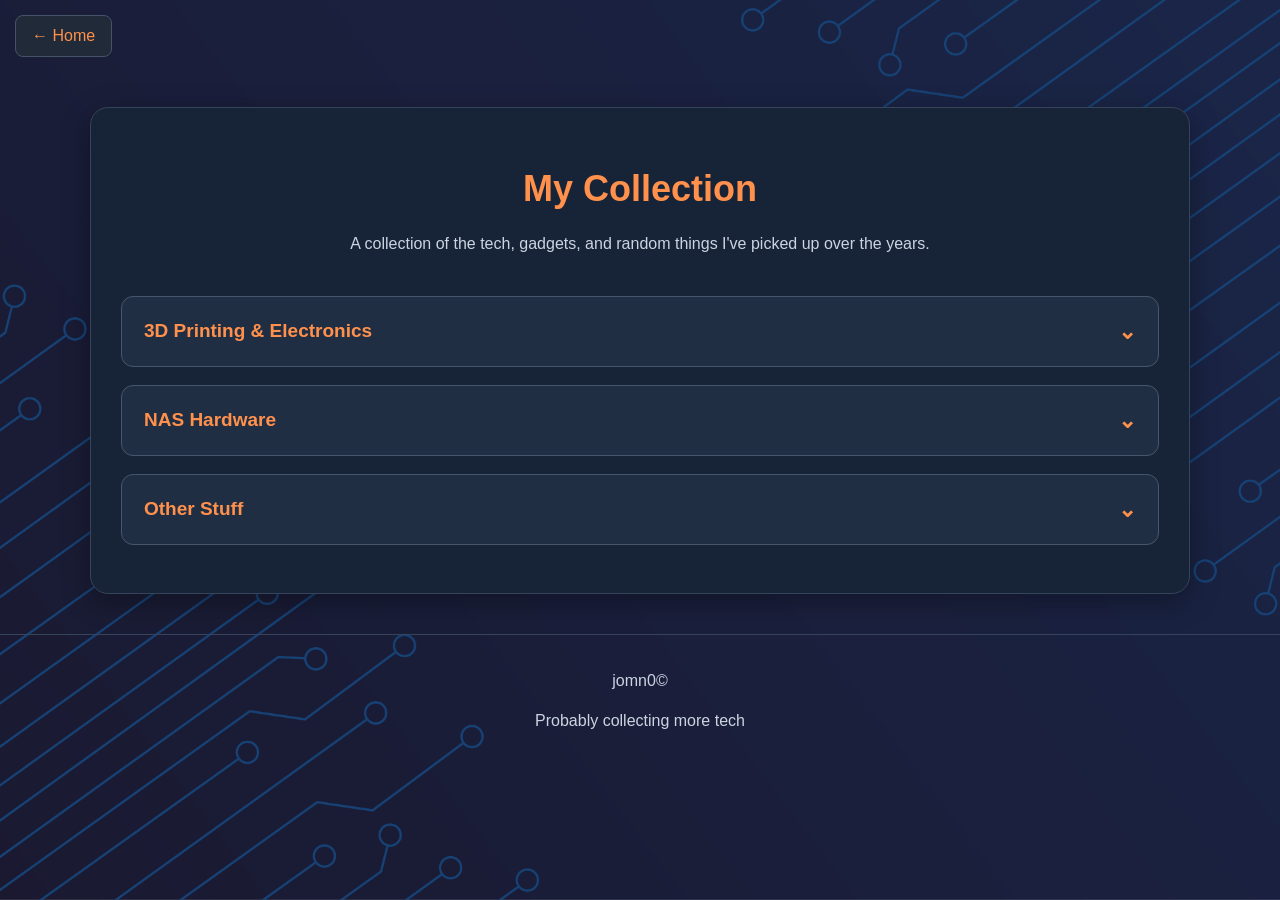
<file: collection.html>
<!DOCTYPE html>
<html lang="en">
<head>
    <meta charset="UTF-8">
    <meta name="viewport" content="width=device-width, initial-scale=1.0">
    <title>My Collection | Jomn</title>
    <link rel="stylesheet" href="css/style.css">
    <meta name="viewport" content="width=device-width, initial-scale=1.0">
</head>

<body>

    <nav>
        <a href="index.html" class="home-button">← Home</a>
    </nav>

    <main class="collection-page">

        <h1>My Collection</h1>
        <p>A collection of the tech, gadgets, and random things I've picked up over the years.</p>


        <!-- 3D PRINTING & ELECTRONICS -->
        <details>
            <summary>3D Printing & Electronics</summary>

            <ul>
                <li>
                    <a href="https://us.store.bambulab.com/products/p1s" target="_blank">Bambu Lab P1S</a>
                    is my current printer. Got it back in March for 620 bucks at Micro Center. Not my favorite purchase, but it's fun to mess around with it. Before this, I had the...
                </li>

                <li>
                    <a href="https://www.creality.com/products/creality-ender-3-v3-se" target="_blank">Creality Ender 3 V3 SE</a>
                    My first printer. I love it with my whole heart, and I still miss it. I want a bedslinger to mess around with lol.
                </li>
            </ul>
        </details>


        <details>
            <summary>NAS Hardware</summary>

            <ul>
                <li>
                    <a href="https://motherboarddb.com/motherboards/1649/X99-E/" target="_blank">ASUS X99-E Motherboard</a>
                    My old computer is NOW MY NAS! As I mentioned on the desk page, I'll just link all the hardware here.
                </li>

                <li>
                    <a href="https://www.intel.com/content/www/us/en/products/sku/94189/intel-core-i76800k-processor-15m-cache-up-to-3-60-ghz/specifications.html" target="_blank">Intel Core i7-6800K CPU</a>
                    The processor from my old gaming PC.
                </li>

                <li>
                    <a href="https://en.wikipedia.org/wiki/Random-access_memory" target="_blank">RAM</a>
                    Just some random RAM. I honestly don't remember exactly what I have in it, so here's the RAM Wikipedia page.
                </li>

                <li>
                    <a href="https://www.corsair.com/us/en/p/psu/cp-9020279-na/cx-series-cx750-750-watt-80-plus-bronze-atx-power-supply-cp-9020279-na" target="_blank">Corsair CX750 Power Supply</a>
                    I believe this is the PSU. It's faulty and crashes when my R9 290 gets too much usage, but it works fine in my NAS.
                </li>

                <li>
                    <a href="https://en.wikipedia.org/wiki/Hard_disk_drive" target="_blank">Hard Drive (HDD)</a>
                    Just a drive I salvaged from some old computer.
                </li>
            </ul>
        </details>


        <!-- OTHER STUFF -->
        <details>
            <summary>Other Stuff</summary>

            <ul>
                <li>
                    <a href="https://www.microcenter.com/product/679670/130-in-1-precision-screwdriver-set" target="_blank">Screwdriver kit 1</a>
                    This is one of my screwdriver sets. Got it for Christmas and it's amazing.
                </li>

                <li>
                    <a href="https://www.microcenter.com/product/684454/68-in-1-electric-screwdriver-set" target="_blank">Screwdriver kit 2</a>
                    My go-to everyday. Electric and very easy to use. Not too powerful, but it's great for my application.
                </li>

                <li>
                    <a href="https://nyxigame.com/products/nyxi-master-p1-wireless-pc-controller" target="_blank">Nyxi Master P1</a>
                    is my controller I use for anything. Be aware because it doesn't cost 120 bucks, it's only 60 bucks or so.
                </li>

                <li>
                    <a href="https://www.jlab.com/products/jbuds-lux-anc-headphones-graphite" target="_blank">JLab JBuds Lux ANC</a>
                    are my day-to-day headphones. Great for listening.
                </li>

                <li>
                    <a href="https://electronics.sony.com/audio/headphones/headband/p/whch720n-b" target="_blank">Sony WH-CH720N</a>
                    headphones are my next daily drivers (pun intended) after my JLabs break in a few months. I still have them sitting around lol.
                </li>

                <li>
                    <a href="https://en.wikipedia.org/wiki/Soldering" target="_blank">Soldering Kit</a>
                    Sadly, I can't find an exact link for my soldering kit. It's from Plusivo and extremely cheap, but it still works amazing for me.
                </li>

                <li>
                    <a href="https://www.amazon.com/dp/B01DRWCOGA?plpRedirect=mhFallback&ref=clp_hp_h_pc" target="_blank">Elgato HD60 S</a>
                    is my capture card that I got for free and haven't actually turned on (as of 11/5/2026). Hopefully it works!
                </li>

                <li>
                    <a href="https://en.wikipedia.org/wiki/Xbox_One" target="_blank">Xbox One</a>
                    is my best deal yet. 15 bucks for it, plus 4 controllers. I got 3 controllers out of it and fixed up one of my older controllers. Most of them are just donor controllers now that I have the Nyxi Master P1.
                </li>

                <li>
                    <a href="https://www.samsung.com/ca/business/smartphones/galaxy-s22/" target="_blank">Galaxy S22</a>
                    is my phone I use for the normal day-to-day. Great phone! Bad battery life. Need to upgrade soon.
                </li>
            </ul>
        </details>

    </main>

    <footer>
        <p>jomn0©</p>
        <p>Probably collecting more tech</p>
    </footer>

</body>
</html>
</file>
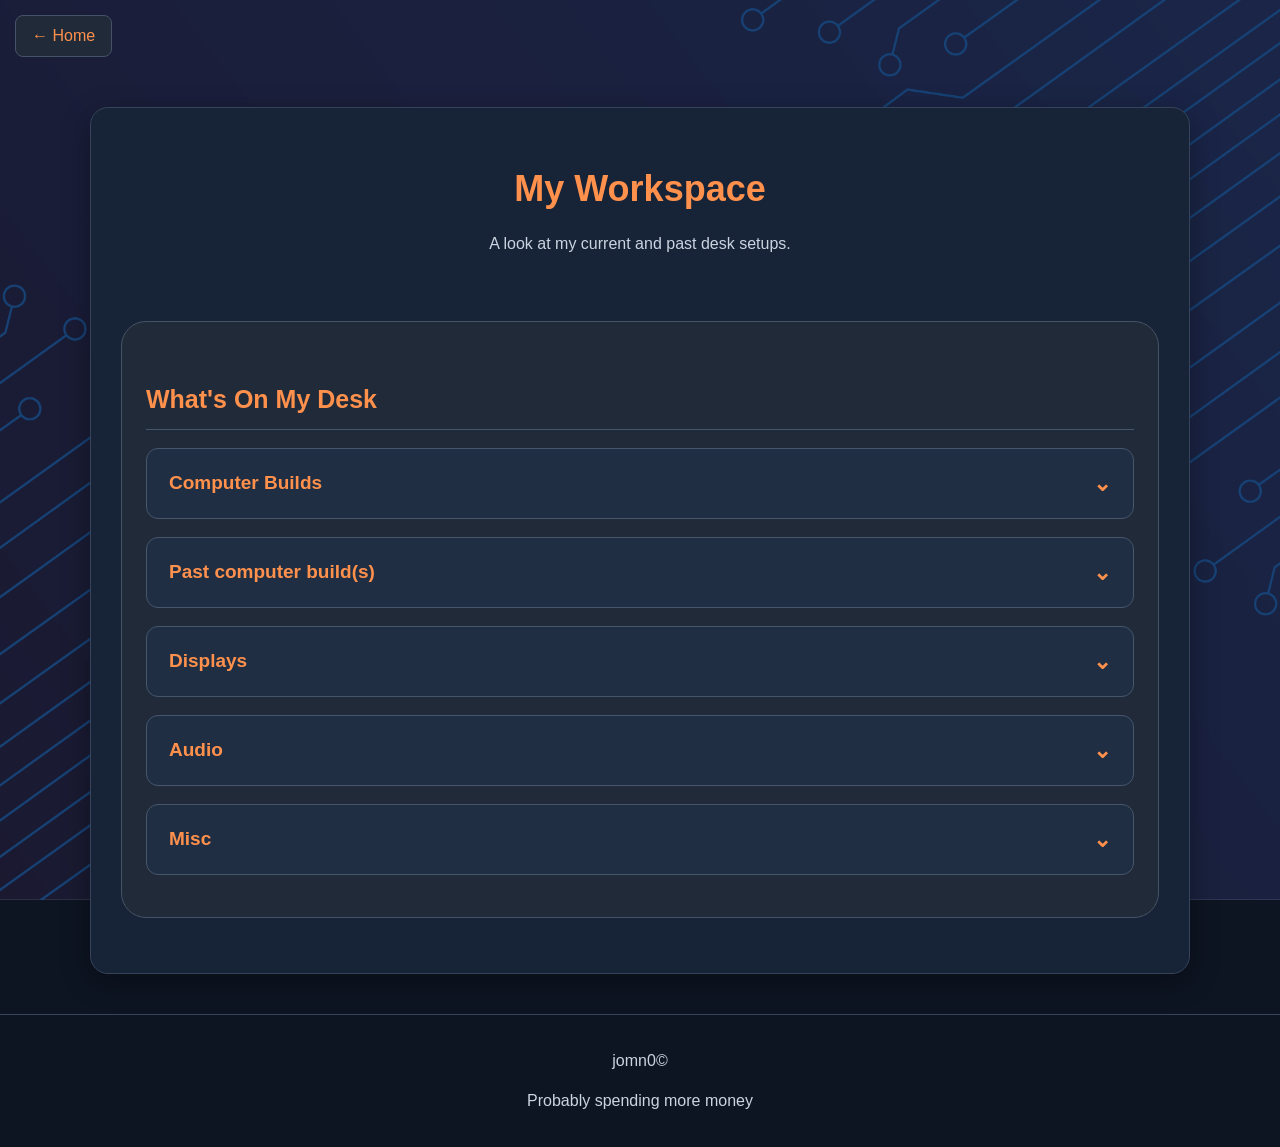
<file: desk.html>
<!DOCTYPE html>
<html lang="en">
<head>
    <meta charset="UTF-8">
    <meta name="viewport" content="width=device-width, initial-scale=1.0">
    <title>My Desk | Jomn</title>
    <link rel="stylesheet" href="css/style.css">
    <meta name="viewport" content="width=device-width, initial-scale=1.0">
</head>

<nav>
    <a href="index.html" class="home-button">← Home</a>
</nav>
<main class="desk-page">
    <h1>My Workspace</h1>
    <p>A look at my current and past desk setups.</p>

    <div class="desk-layout">

       <!-- Right side: Equipment links -->
        <section class="desk-gear">
            <h2>What's On My Desk</h2>
<details>
         <summary>Computer Builds</summary>
<h4>For some links, I can't find the Amazon link because it's older. So I put in a link to the CPU benchmark test instead.</h4>

<ul>
    <li><a href="https://www.amazon.com/dp/B07VDC5FDJ?plpRedirect=mhFallback&ref=clp_hp_h_pc" target="_blank">Current GPU is a 2070 Super</a></li>

    <li><a href="https://www.techpowerup.com/gpu-specs/geforce-gtx-1060-6-gb.c2862" target="_blank">I USED to have a 1060. I can't find the link. Will update when found.</a></li>

    <li><a href="https://a.co/d/0hHIVkdn" target="_blank">I have a Ryzen 5 5500 CPU</a></li>

    <li><a href="https://www.cpubenchmark.net/cpu.php?cpu=Intel+Core+i7-6800K+%40+3.40GHz&id=2785" target="_blank">I USED to have an i7-6800K which is in my NAS.</a></li>

    <li><a href="#" target="_blank">Motherboard</a></li>
</ul>

</details>

<details>
            <summary> Past computer build(s)</summary>
            <h4> here are some builds i have done in the past that need to be mentioned. Sadly no pictures cuz i suck at HTML</h4>
            <ul> 
                <li><a href="#">Prebuild</a></li>
                <p>
                    So this was an old HP prebuilt office PC that originally started out with windows 8.1!!!! Once my dad upgraded the family PC to a 4060 and some random CPU, i decided to make the prebuilt my own
                    little setup. That grew into more memories for me. Which i love. Its currently unused but it still has everything in it. Except for the HDD that decided to kill itself....
                </p>
                <li><a href="#">First real build</a></li>
                <p>
                    This was my first REAL build. That had an <a href="https://www.cpubenchmark.net/cpu.php?cpu=Intel+Core+i7-6800K+%40+3.40GHz&id=2785" target="blank">I7 6800K</a> and an
                     <a href="https://www.amazon.com/dp/B01FM8HRXM?plpRedirect=mhFallback&ref=clp_hp_h_pc" target="blank">Asus X99E</a> with 16 gigs of RAM. It started out with an R9-290 but i think it messed up my powersupply. When i got a new power supply,
                    i upgraded to a <a href="https://www.techpowerup.com/gpu-specs/geforce-gtx-1060-6-gb.c2862" target="blank">Geforce GTX 1060</a> in january 2026. Best purchase imo. The 1060 served me well.. \

                <li><a href="#">Current Build</a></li>

                <p>
                    My current build has a 2070 SUPER FE from marketplace that i got for 170 bucks. I have a B550M VC motherboard with a Ryzen 5 5500 CPU with a glorius amount of 32 gigs of RAM. 
                    The case is the Corsair Obsidian Series 650D that i got off marketplace for 20 bucks PLUS 2 DVD drives which are worth probably 15 each tbh. 
                </p> 
            
            </ul>
        </details>

        <details>
            <summary>Displays</summary>
            <ul>
                <li><a href="https://www.msi.com/Monitor/G273CQ">Main Monitor</a> is this curved monitor i got from marketplace for 150 i believe. It came with a free monitor arm tho!</li>
                <li><a href="https://www.asus.com/us/displays-desktops/monitors/tuf-gaming/tuf-gaming-vg259q5a/">This is my second monitor.</a>I got it from microcenter to upgrade from my old TV i had for my main a long time ago. </li>
                <li><a href="https://a.co/d/06l8TsjM">Vertical Monitor</a> its just a normal office monitor i got for 20 bucks at a garage sale. It came with a sick powered HP USB hub. Both go for like 120 each used. Pretty cool</li>
            </ul>
        </details>


        <details>

        <summary>Audio</summary>
            <ul>
               <li>
    Sadly, my headphones change. Currently I'm using an
    <a href="https://www.audio-technica.com.hk/?lang=eng&op=productdetails&pid=924" target="_blank">ATH-M20x</a>,
    BUT sometimes I use a
    <a href="https://www.razer.com/gaming-headsets/razer-blackshark-v2" target="_blank">Razer BlackShark V2</a>.
</li>
                <li><a href="https://www.logitechg.com/en-us/shop/p/yeti-premium-usb-microphone.988-000100">Blue Yeti</a> is my main mic. I got it for 15 on marketplace from a lady who used it everyday 
                and probably chainsmoked on it 24/7.... I am looking to get an XLR mic because i have a.....</li>
                <li><a href="https://www.amazon.com/dp/B01E6T56CM?plpRedirect=mhFallback&ref=clp_hp_h_pc">Scarlett solo gen 2</a> Everything works perfectly fine.. I say that because i got it for 8 bucks at a garage sale.
                Just needs a clean up. Currently i also have a 3.5mm to 1/4" adapter for my two headphones.</li>
            </ul>
    </details>

<details>
            <summary>Misc</summary>
            <ul>
                <li><a href="https://womierkeyboard.com/products/womier-m99-via-support-wireless-keyboard">Womier M99</a> is my keyboard i use for my day to day life. Very thoccy</li>
                <li><a href="https://www.gloriousgaming.com/products/model-o-eternal?variant=45130446274735">Glorious Model O</a> is my main mouse. I used to use an office mouse and keyboard. This is def better..</li>
                <li><a href="https://nyxigame.com/products/nyxi-master-p1-wireless-pc-controller">Nyxi Master P1</a> is my controller i use for anything. Be aware because it doesnt cost 120 bucks and its only 60 bucks or so...</li>
            </ul>

        </section>
</details>
    </div>
</main>


    <footer>
        <p>jomn0©</p>
        <p>Probably spending more money</p>
    </footer>

</body>
</html>
</file>
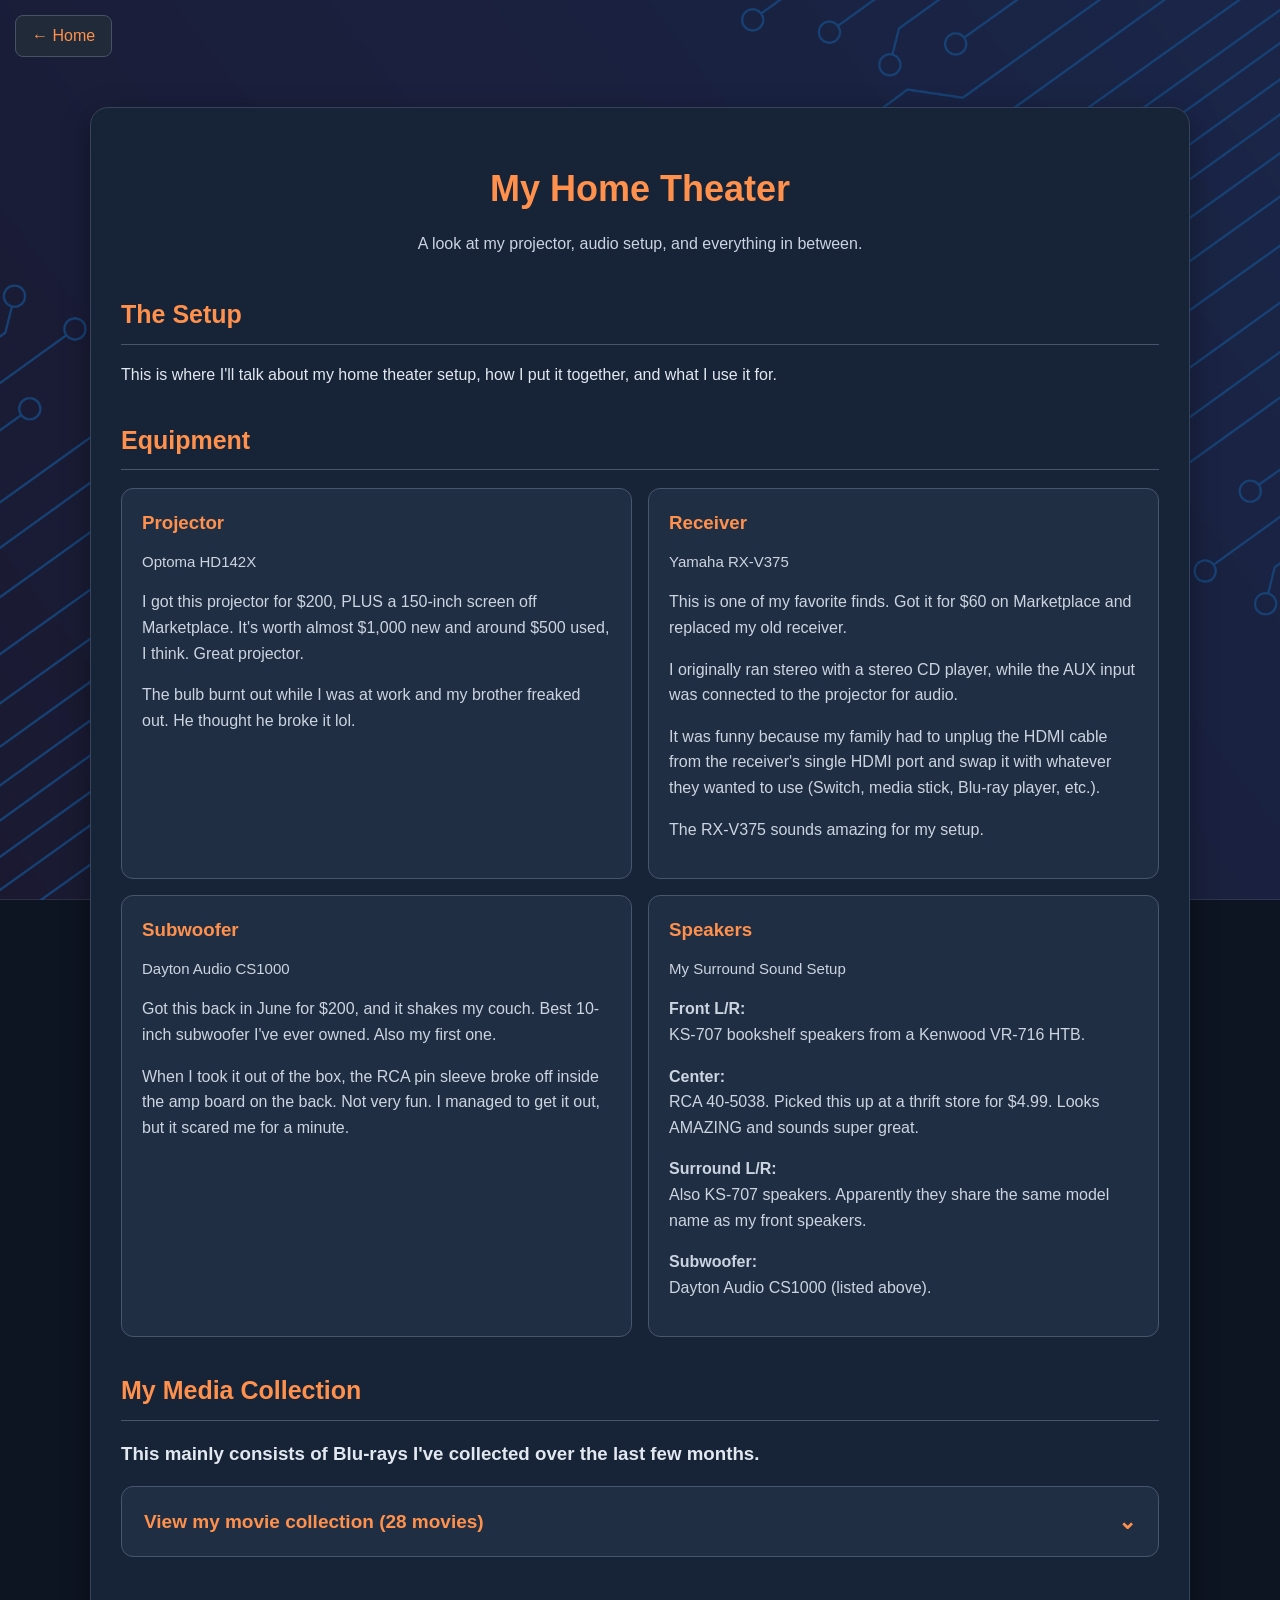
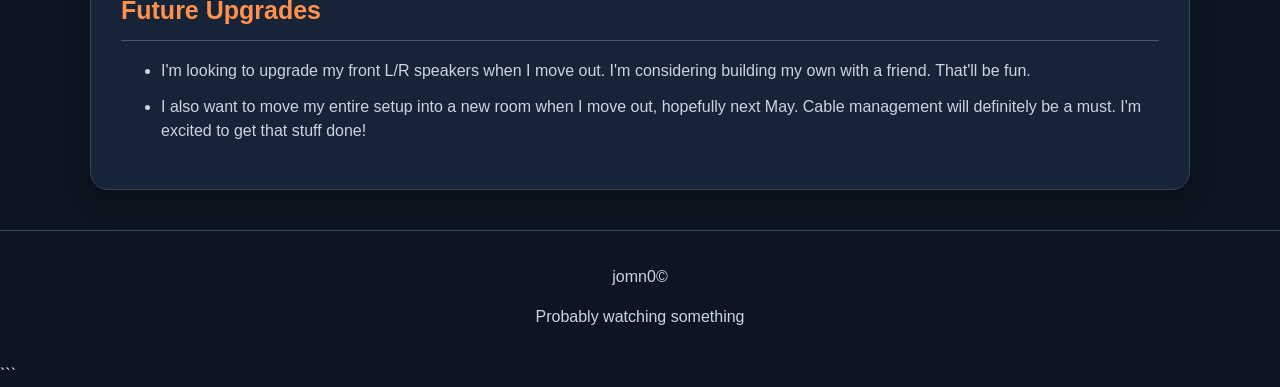
<file: theater.html>
<!DOCTYPE html>
<html lang="en">
<head>
    <meta charset="UTF-8">
    <meta name="viewport" content="width=device-width, initial-scale=1.0">
    <title>Home Theater | Jomn</title>
    <link rel="stylesheet" href="css/style.css">
</head>

<body>

    <nav>
        <a href="index.html" class="home-button">← Home</a>
    </nav>

    <main class="theater-page">

        <h1>My Home Theater</h1>
        <p>A look at my projector, audio setup, and everything in between.</p>

        <!-- SETUP -->
        <section class="theater-section">
            <h2>The Setup</h2>
            <p>
                This is where I'll talk about my home theater setup,
                how I put it together, and what I use it for.
            </p>
        </section>

        <!-- EQUIPMENT -->
        <section class="theater-section">
            <h2>Equipment</h2>

            <div class="theater-grid">

                <div class="theater-card">
                    <h3>Projector</h3>
                    <h4>Optoma HD142X</h4>
                    <p>
                        I got this projector for $200, PLUS a 150-inch screen
                        off Marketplace. It's worth almost $1,000 new and
                        around $500 used, I think. Great projector.
                    </p>
                    <p>
                        The bulb burnt out while I was at work and my brother
                        freaked out. He thought he broke it lol.
                    </p>
                </div>

                <div class="theater-card">
                    <h3>Receiver</h3>
                    <h4>Yamaha RX-V375</h4>
                    <p>
                        This is one of my favorite finds. Got it for $60 on
                        Marketplace and replaced my old receiver.
                    </p>
                    <p>
                        I originally ran stereo with a stereo CD player,
                        while the AUX input was connected to the projector
                        for audio.
                    </p>
                    <p>
                        It was funny because my family had to unplug the HDMI
                        cable from the receiver's single HDMI port and swap
                        it with whatever they wanted to use (Switch, media
                        stick, Blu-ray player, etc.).
                    </p>
                    <p>
                        The RX-V375 sounds amazing for my setup.
                    </p>
                </div>

                <div class="theater-card">
                    <h3>Subwoofer</h3>
                    <h4>Dayton Audio CS1000</h4>
                    <p>
                        Got this back in June for $200, and it shakes my
                        couch. Best 10-inch subwoofer I've ever owned.
                        Also my first one.
                    </p>
                    <p>
                        When I took it out of the box, the RCA pin sleeve
                        broke off inside the amp board on the back.
                        Not very fun. I managed to get it out, but it
                        scared me for a minute.
                    </p>
                </div>

                <div class="theater-card">
                    <h3>Speakers</h3>
                    <h4>My Surround Sound Setup</h4>

                    <p>
                        <strong>Front L/R:</strong><br>
                        KS-707 bookshelf speakers from a Kenwood VR-716 HTB.
                    </p>

                    <p>
                        <strong>Center:</strong><br>
                        RCA 40-5038. Picked this up at a thrift store for
                        $4.99. Looks AMAZING and sounds super great.
                    </p>

                    <p>
                        <strong>Surround L/R:</strong><br>
                        Also KS-707 speakers. Apparently they share the
                        same model name as my front speakers.
                    </p>

                    <p>
                        <strong>Subwoofer:</strong><br>
                        Dayton Audio CS1000 (listed above).
                    </p>
                </div>

            </div>
        </section>

        <!-- MEDIA COLLECTION -->
        <section class="theater-section Media-Collection">
            <h2>My Media Collection</h2>
            <h3>This mainly consists of Blu-rays I've collected over the last few months.</h3>

            <details>
                <summary>View my movie collection (28 movies)</summary>

                <ul>
                    <li>Top Gun</li>
                    <li>The Lego Batman Movie</li>
                    <li>Iron Man 2</li>
                    <li>Megamind</li>
                    <li>The Muppets</li>
                    <li>Iron Man</li>
                    <li>Now You See Me 2</li>
                    <li>Airplane!</li>
                    <li>How to Train Your Dragon</li>
                    <li>How to Train Your Dragon 2</li>
                    <li>Spider-Man: Into the Spider-Verse</li>
                    <li>Sing</li>
                    <li>The Princess Bride</li>
                    <li>Star Wars: The Force Awakens</li>
                    <li>Batman Begins</li>
                    <li>The Dark Knight</li>
                    <li>The Dark Knight Rises</li>
                    <li>Wonder Woman</li>
                    <li>Interstellar</li>
                    <li>Minions</li>
                    <li>Clash of the Titans</li>
                    <li>Guardians of the Galaxy Vol. 2</li>
                    <li>The Hobbit: An Unexpected Journey</li>
                    <li>Spider-Man: Homecoming (x2)</li>
                    <li>Fast &amp; Furious</li>
                    <li>Bad Boys: 3-Movie Collection</li>
                    <li>Full Metal Jacket</li>
                    <li>Wreck-It Ralph</li>
                </ul>
            </details>
        </section>

        <!-- FUTURE UPGRADES -->
        <section class="theater-section">
            <h2>Future Upgrades</h2>

            <ul>
                <li>
                    I'm looking to upgrade my front L/R speakers when I move
                    out. I'm considering building my own with a friend.
                    That'll be fun.
                </li>

                <li>
                    I also want to move my entire setup into a new room when
                    I move out, hopefully next May. Cable management will
                    definitely be a must. I'm excited to get that stuff done!
                </li>
            </ul>
        </section>

    </main>

    <footer>
        <p>jomn0©</p>
        <p>Probably watching something</p>
    </footer>

</body>
</html>
```
</file>
<file: css/style.css>
/* ==========================================================
   0. DESIGN TOKENS
========================================================== */

:root {
    /* Colors */
    --bg-fallback: #0d1522;
    --surface-1: #172337;   /* page panels */
    --surface-2: #202a38;   /* cards */
    --surface-3: #202e43;   /* dropdowns / inner cards */
    --border: #35445a;
    --border-soft: #465366;
    --border-inner: #46566d;

    --text: #f0f0f0;
    --text-body: #e2e8f0;
    --text-muted: #cbd5e1;
    --text-list: #d1d9e6;

    --accent: #ff914d;
    --accent-visited: #d9824b;
    --accent-gold: #f59c02;
    --link-green: #9be86c;
    --on-accent: #101b2d;

    /* Shape & depth */
    --radius-sm: 8px;
    --radius-md: 12px;
    --radius-lg: 18px;
    --radius-xl: 24px;
    --shadow: 0 8px 30px rgba(0, 0, 0, 0.33);

    /* Layout */
    --page-width: 1100px;
    --gap: 16px;

    /* Motion */
    --ease: 0.2s ease;
}


/* ==========================================================
   1. BASE
========================================================== */

*,
*::before,
*::after {
    box-sizing: border-box;
}

html {
    overflow-x: hidden;
    -webkit-text-size-adjust: 100%;
}

body {
    margin: 0;
    min-width: 0;
    overflow-x: hidden;
    background: var(--bg-fallback) url("../images/background.jpg") center / cover fixed no-repeat;
    color: var(--text);
    font-family: Arial, Helvetica, sans-serif;
    line-height: 1.5;
}

img {
    display: block;
    max-width: 100%;
    height: auto;
}

a {
    color: var(--accent);
    text-decoration: none;
}

a:visited {
    color: var(--accent-visited);
}

footer {
    margin-top: 40px;
    padding: 18px;
    border-top: 1px solid var(--border);
    color: var(--text-muted);
    text-align: center;
}

nav {
    display: flex;
    flex-wrap: wrap;
    gap: 5px;
}


/* ==========================================================
   2. BUTTONS
========================================================== */

.home-button {
    display: inline-block;
    margin: 15px;
    padding: 8px 16px;
    background: var(--surface-2);
    color: var(--accent);
    border: 1px solid var(--border-soft);
    border-radius: var(--radius-sm);
    transition: background var(--ease), color var(--ease);
}

.home-button:visited {
    color: var(--accent);
}

.home-button:hover {
    background: var(--accent);
    color: var(--on-accent);
}


/* ==========================================================
   3. HOMEPAGE
========================================================== */

.hero {
    margin: 20px 0 25px;
    padding: 20px;
    background: #1c1c1c;
    border: 1px solid #383838;
    border-radius: var(--radius-sm);
}

.hero h1 {
    margin: 0.3em 0;
    font-size: 28px;
    color: var(--text);
}

.hero p {
    max-width: 600px;
    font-size: 15px;
    color: #c5c5c5;
}

.section {
    margin: 30px 0;
}

.eyebrow {
    color: var(--accent);
    font-size: 11px;
    letter-spacing: 1.5px;
}

.about h2,
.about p {
    color: #fff;
}

/* Feature cards */
.feature-grid {
    display: grid;
    grid-template-columns: repeat(3, minmax(0, 1fr));
    gap: var(--gap);
    margin: 20px 0;
}

.feature-card {
    display: block;
    min-width: 0;
    padding: 25px;
    background: var(--surface-2);
    border: 1px solid var(--border-soft);
    border-radius: 20px;
    transition: border-color var(--ease), transform var(--ease);
}

.feature-card:hover {
    border-color: var(--accent);
    transform: translateY(-3px);
}

.feature-card h3 {
    margin: 0;
    font-size: 26px;
    color: var(--accent-gold);
}

.feature-card p {
    margin-top: 0;
    color: var(--text-muted);
}

.feature-card span {
    display: inline-block;
    margin-top: 12px;
    font-size: 15px;
    color: var(--accent);
}

/* Current projects */
.hero2 {
    margin: 30px 0;
    padding: 25px;
    background: var(--surface-2);
    border: 1px solid var(--border);
    border-radius: 40px;
    color: var(--text-body);
}

.hero2 h2 {
    color: var(--accent);
}

.CurrentProjects {
    display: grid;
    grid-template-columns: repeat(2, minmax(0, 1fr));
    gap: 30px;
}

.CurrentProjects details {
    padding: 16px;
    background: var(--surface-2);
    border: 1px solid var(--border-soft);
    border-radius: var(--radius-md);
    transition: border-color var(--ease);
}

.CurrentProjects details:hover,
.CurrentProjects details[open] {
    border-color: var(--accent);
}

.CurrentProjects summary {
    display: flex;
    align-items: center;
    justify-content: space-between;
    gap: 10px;
    list-style: none;
    cursor: pointer;
    font-size: 17px;
    font-weight: bold;
    color: var(--accent);
}

.CurrentProjects summary::-webkit-details-marker {
    display: none;
}

.CurrentProjects summary::after {
    content: "⌄";
    font-size: 20px;
    transition: transform var(--ease);
}

.CurrentProjects details[open] summary::after {
    transform: rotate(180deg);
}

.CurrentProjects p {
    margin-bottom: 0;
    font-size: 14px;
    line-height: 1.6;
    color: var(--text-muted);
}


/* ==========================================================
   4. DESK LAYOUT
========================================================== */

.desk-layout {
    display: grid;
    grid-template-columns: 1fr;
    gap: 25px;
    width: 100%;
    min-width: 0;
    margin-top: 25px;
}

.desk-gallery {
    display: block;
    width: 100%;
    min-width: 0;
}

.desk-gallery img {
    width: 100%;
    border-radius: 6px;
}

.desk-gear {
    width: 100%;
    max-width: 1200px;
    margin: 25px auto;
    padding: 24px;
    background: var(--surface-2);
    border: 1px solid var(--border-soft);
    border-radius: 25px;
}


/* ==========================================================
   5. CONTENT PAGES
   (collection, desk, theater share one panel look)
========================================================== */

:is(.collection-page, .desk-page, .theater-page) {
    width: 90%;
    max-width: var(--page-width);
    min-width: 0;
    margin: 35px auto;
    padding: 30px;
    background: var(--surface-1);
    border: 1px solid var(--border);
    border-radius: var(--radius-lg);
    box-shadow: var(--shadow);
    color: var(--text-body);
}

:is(.collection-page, .desk-page, .theater-page) h1 {
    margin-bottom: 8px;
    font-size: 36px;
    font-weight: bold;
    text-align: center;
    color: var(--accent);
}

:is(.collection-page, .desk-page, .theater-page) > p {
    margin-bottom: 40px;
    font-size: 16px;
    text-align: center;
    color: var(--text-muted);
}

:is(.collection-page, .desk-page, .Media-Collection) h2,
.theater-section h2 {
    margin: 35px 0 18px;
    padding-bottom: 10px;
    font-size: 25px;
    color: var(--accent);
    border-bottom: 1px solid var(--border-inner);
}

:is(.collection-page, .desk-page) h3 {
    color: var(--text);
}

:is(.collection-page, .desk-page, .Media-Collection) ul {
    padding-left: 25px;
    list-style-type: square;
}

:is(.collection-page, .desk-page, .Media-Collection) li {
    margin-bottom: 16px;
    padding-left: 5px;
    line-height: 1.7;
    color: var(--text-list);
}

:is(.collection-page, .desk-page) a:not(.home-button) {
    font-weight: bold;
    color: var(--link-green);
    transition: color var(--ease);
}

:is(.collection-page, .desk-page) a:not(.home-button):hover {
    color: var(--accent);
    text-decoration: underline;
}

:is(.collection-page, .desk-page) hr {
    margin: 35px 0;
    border: none;
    border-top: 1px solid var(--border-inner);
}


/* ==========================================================
   6. DROPDOWNS (details / summary)
========================================================== */

:is(.collection-page, .desk-page, .Media-Collection) details {
    margin: 18px 0;
    padding: 18px 22px;
    background: var(--surface-3);
    border: 1px solid var(--border-inner);
    border-radius: var(--radius-md);
    transition: border-color 0.25s, box-shadow 0.25s;
}

:is(.collection-page, .desk-page, .Media-Collection) details:is(:hover, [open]) {
    border-color: var(--accent);
}

:is(.collection-page, .desk-page, .Media-Collection) summary {
    display: flex;
    align-items: center;
    justify-content: space-between;
    gap: 12px;
    list-style: none;
    cursor: pointer;
    font-size: 19px;
    font-weight: bold;
    color: var(--accent);
}

:is(.collection-page, .desk-page, .Media-Collection) summary::-webkit-details-marker {
    display: none;
}

:is(.collection-page, .desk-page, .Media-Collection) summary::after {
    content: "⌄";
    font-size: 22px;
    transition: transform 0.3s ease;
}

:is(.collection-page, .desk-page, .Media-Collection) details[open] summary::after {
    transform: rotate(180deg);
}

:is(.collection-page, .desk-page, .Media-Collection) details[open] ul {
    animation: dropdown-fade 0.35s ease both;
}

@keyframes dropdown-fade {
    from {
        opacity: 0;
        transform: translateY(-8px);
    }
    to {
        opacity: 1;
        transform: translateY(0);
    }
}


/* ==========================================================
   7. THEATER PAGE
========================================================== */

.theater-section {
    margin-top: 35px;
}

.theater-section li {
    margin-bottom: 12px;
    color: var(--text-muted);
}

.theater-grid {
    display: grid;
    grid-template-columns: repeat(2, minmax(0, 1fr));
    gap: var(--gap);
}

.theater-card {
    padding: 20px;
    background: var(--surface-3);
    border: 1px solid var(--border-inner);
    border-radius: var(--radius-md);
}

.theater-card h3 {
    margin-top: 0;
    color: var(--accent);
}

.theater-card h4 {
    margin: -5px 0 15px;
    font-size: 15px;
    font-weight: normal;
    color: var(--text-muted);
}

.theater-card p {
    line-height: 1.6;
    color: var(--text-muted);
}


/* ==========================================================
   8. TABLETS & SMALL MONITORS  (<= 1100px)
========================================================== */

@media (max-width: 1100px) {
    .feature-grid {
        grid-template-columns: repeat(2, minmax(0, 1fr));
    }
}


/* ==========================================================
   9. PHONES  (<= 650px)
========================================================== */

@media (max-width: 650px) {
    body {
        background-attachment: scroll;
    }

    .home-button {
        margin: 8px;
        padding: 7px 12px;
        font-size: 14px;
    }

    /* Homepage */
    .hero {
        margin: 15px 0 20px;
        padding: 24px;
    }

    .hero h1 {
        font-size: 28px;
    }

    .hero p {
        font-size: 16px;
        line-height: 1.6;
    }

    .section {
        margin: 20px 0;
    }

    .feature-grid {
        grid-template-columns: 1fr;
        gap: 8px;
        margin: 15px 0;
    }

    .feature-card {
        width: 100%;
        height: auto;
        min-height: 0;
        padding: 10px 14px;
        border-radius: var(--radius-md);
    }

    .feature-card h3 {
        margin: 2px 0;
        font-size: 17px;
        line-height: 1.3;
    }

    .feature-card p {
        margin: 0;
        font-size: 12px;
        line-height: 1.4;
    }

    .feature-card span {
        margin-top: 3px;
        font-size: 12px;
    }

    /* Current projects */
    .hero2 {
        padding: 16px;
    }

    .hero2 h2 {
        font-size: 21px;
    }

    .CurrentProjects {
        grid-template-columns: 1fr;
        gap: 10px;
    }

    .CurrentProjects details {
        padding: 13px;
    }

    .CurrentProjects summary {
        font-size: 15px;
    }

    /* Desk */
    .desk-layout {
        gap: 15px;
    }

    .desk-gear {
        padding: 16px;
        border-radius: 16px;
    }

    /* Content pages */
    :is(.collection-page, .desk-page) {
        width: calc(100% - 20px);
        max-width: none;
        margin: 10px auto;
        padding: 16px;
        border-radius: 14px;
    }

    .theater-page {
        width: 94%;
        margin: 20px auto;
        padding: 18px;
    }

    :is(.collection-page, .desk-page, .theater-page) h1 {
        font-size: 27px;
    }

    :is(.collection-page, .desk-page) > p {
        margin-bottom: 25px;
        font-size: 14px;
    }

    :is(.collection-page, .desk-page, .Media-Collection) h2,
    .theater-section h2 {
        margin-top: 25px;
        font-size: 21px;
    }

    :is(.collection-page, .desk-page, .Media-Collection) h3 {
        font-size: 17px;
    }

    :is(.collection-page, .desk-page, .Media-Collection) li {
        margin-bottom: 12px;
        font-size: 14px;
        line-height: 1.6;
    }

    :is(.collection-page, .desk-page, .Media-Collection) details {
        margin: 12px 0;
        padding: 13px;
        border-radius: 10px;
    }

    :is(.collection-page, .desk-page, .Media-Collection) summary {
        font-size: 16px;
    }

    :is(.collection-page, .desk-page, .Media-Collection) summary::after {
        font-size: 19px;
    }

    .theater-grid {
        grid-template-columns: 1fr;
    }

    .theater-card {
        padding: 15px;
    }

    footer {
        margin-top: 25px;
        padding: 12px;
        font-size: 13px;
    }
}
</file>
